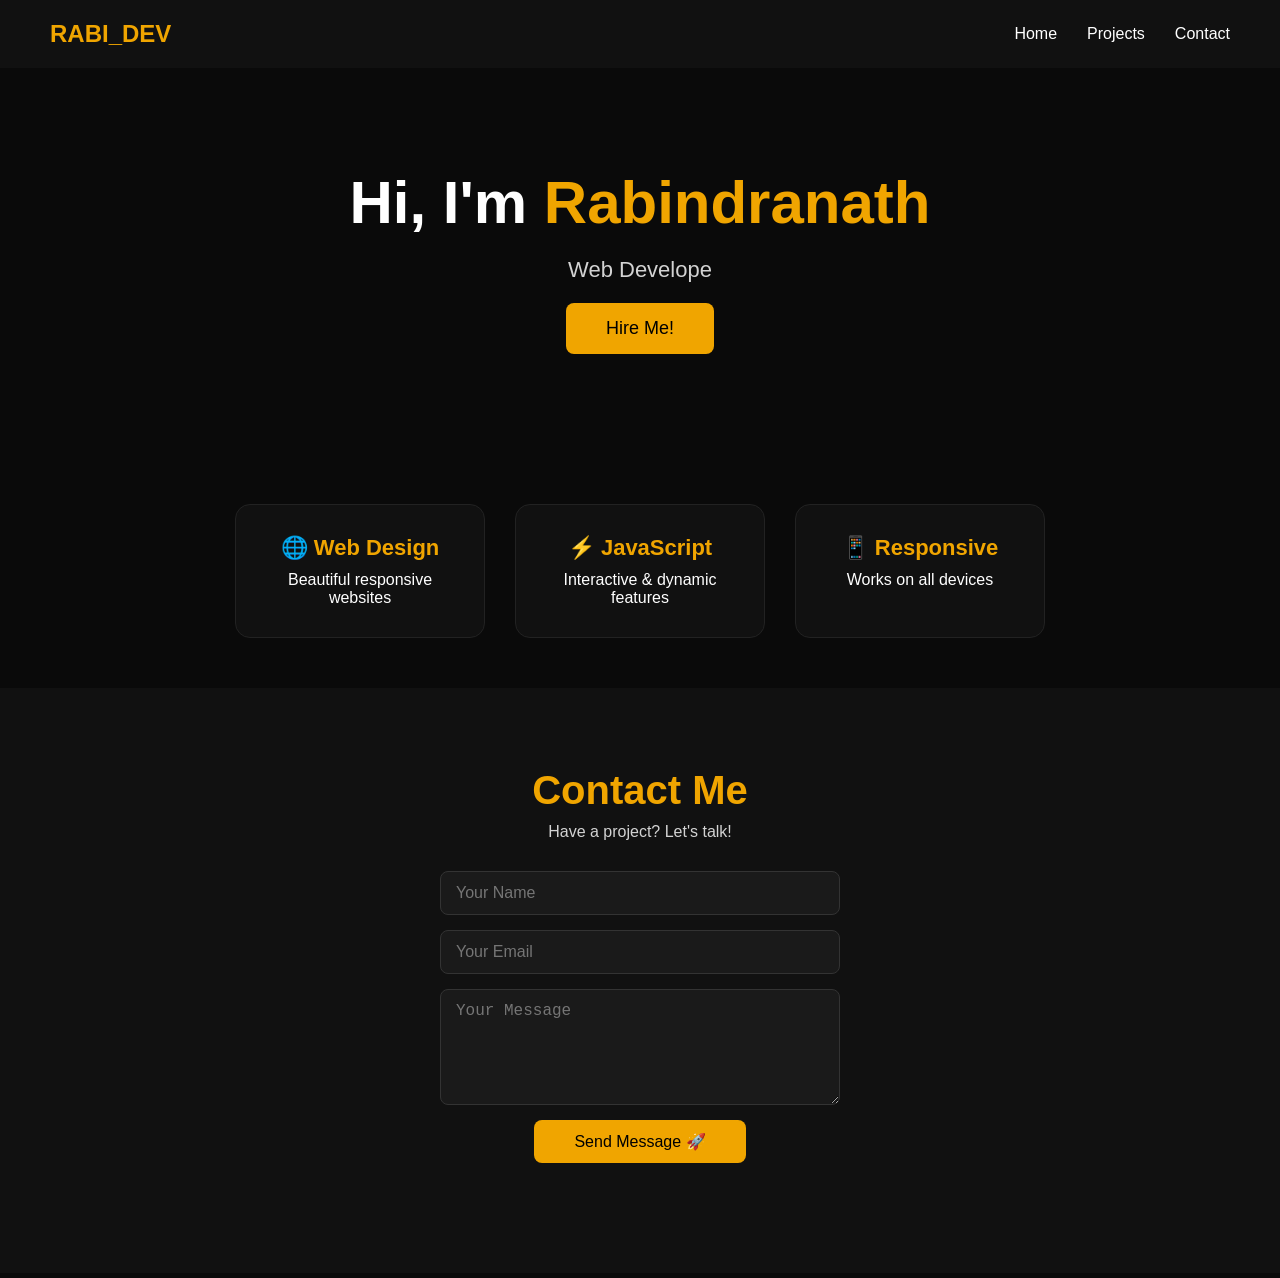
<file: indexnew.html>
<!DOCTYPE html>
<html>
  <head>
    <title>My Portfolio</title>
    <link rel="stylesheet" href="style.css">
  </head>
  <body>

    <nav>
      <h2 class="logo">RABI_DEV</h2>
      <ul>
        <li><a href="#">Home</a></li>
        <li><a href="#">Projects</a></li>
        <li><a href="#">Contact</a></li>
      </ul>
    </nav>

    <section class="hero">
      <h1>Hi, I'm <span>Rabindranath</span></h1>
      <p>Web Developer & Freelancer 🚀</p>
      <button>Hire Me!</button>
    </section>

    <section class="cards">
      <div class="card">
        <h3>🌐 Web Design</h3>
        <p>Beautiful responsive websites</p>
      </div>
      <div class="card">
        <h3>⚡ JavaScript</h3>
        <p>Interactive & dynamic features</p>
      </div>
      <div class="card">
        <h3>📱 Responsive</h3>
        <p>Works on all devices</p>
      </div>
    </section>

    <script src="script.js"></script>
    <section class="contact">
      <h2>Contact Me</h2>
      <p>Have a project? Let's talk!</p>

      <div class="form">
        <input type="text" id="name" placeholder="Your Name">
        <input type="email" id="email" placeholder="Your Email">
        <textarea id="message" placeholder="Your Message" rows="5"></textarea>
        <button onclick="sendMessage()">Send Message 🚀</button>
      </div>

      <p id="successMsg"></p>
    </section>

    <script src="script.js"></script>
  </body>
</html>
  </body>
</html>
</file>
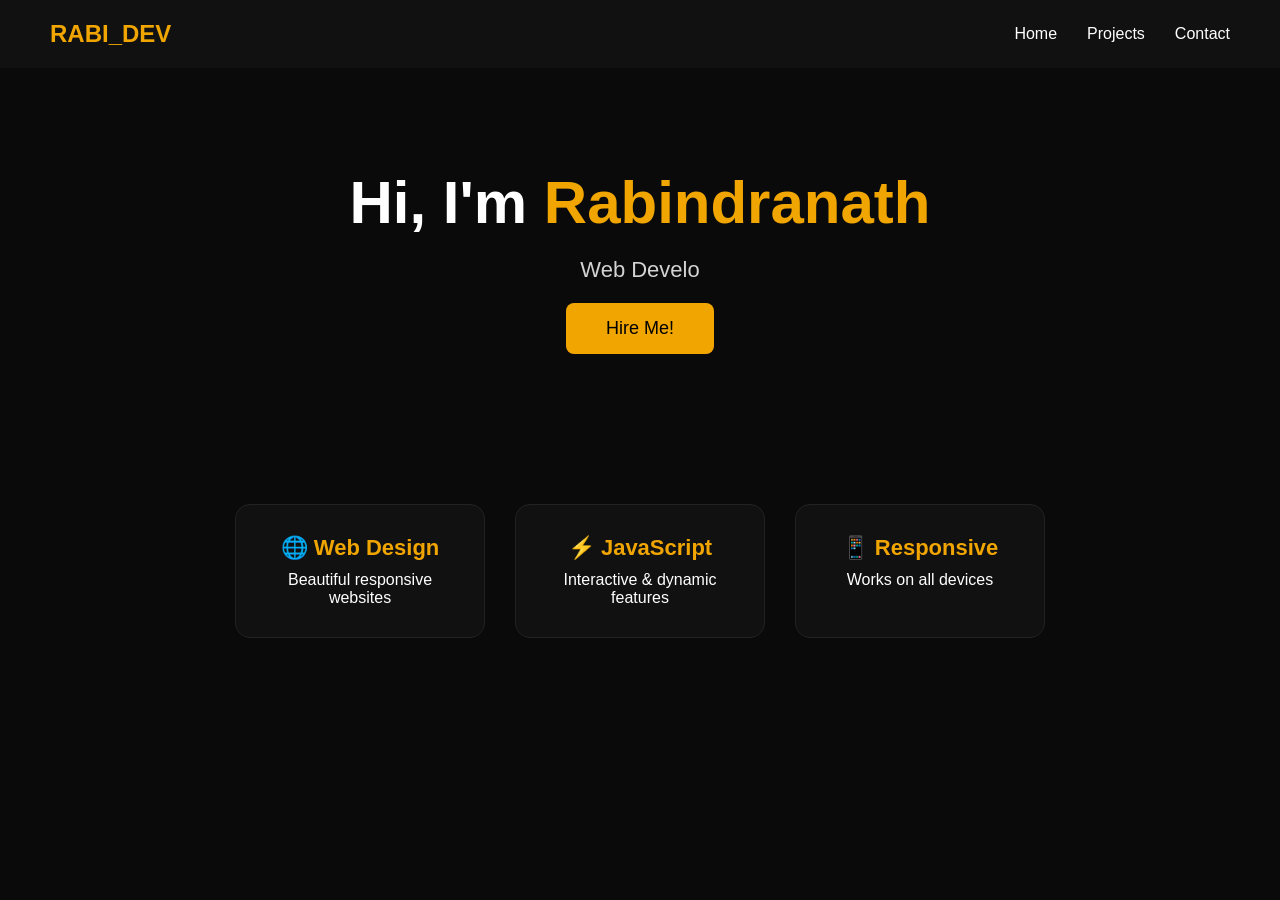
<file: new for fiverr.html>
<!DOCTYPE html>
<html>
  <head>
    <title>My Portfolio</title>
    <link rel="stylesheet" href="style.css">
  </head>
  <body>

    <nav>
      <h2 class="logo">RABI_DEV</h2>
      <ul>
        <li><a href="#">Home</a></li>
        <li><a href="#">Projects</a></li>
        <li><a href="#">Contact</a></li>
      </ul>
    </nav>

    <section class="hero">
      <h1>Hi, I'm <span>Rabindranath</span></h1>
      <p>Web Developer & Freelancer 🚀</p>
      <button>Hire Me!</button>
    </section>

    <section class="cards">
      <div class="card">
        <h3>🌐 Web Design</h3>
        <p>Beautiful responsive websites</p>
      </div>
      <div class="card">
        <h3>⚡ JavaScript</h3>
        <p>Interactive & dynamic features</p>
      </div>
      <div class="card">
        <h3>📱 Responsive</h3>
        <p>Works on all devices</p>
      </div>
    </section>

    <script src="script.js"></script>
  </body>
</html>
</file>
<file: style.css>
* {
  margin: 0;
  padding: 0;
  box-sizing: border-box;
}

body {
  background-color: #0a0a0a;
  color: white;
  font-family: Arial, sans-serif;
}

/* NAV */
nav {
  display: flex;
  justify-content: space-between;
  align-items: center;
  padding: 20px 50px;
  background-color: #111;
}

.logo {
  color: #f0a500;
  font-size: 24px;
}

nav ul {
  list-style: none;
  display: flex;
  gap: 30px;
}

nav ul a {
  color: white;
  text-decoration: none;
  font-size: 16px;
}

nav ul a:hover {
  color: #f0a500;
}

/* HERO */
.hero {
  text-align: center;
  padding: 100px 20px;
}

.hero h1 {
  font-size: 60px;
  animation: fadeDown 1s ease;
}

.hero h1 span {
  color: #f0a500;
}

.hero p {
  font-size: 22px;
  color: lightgray;
  margin: 20px 0;
}

.hero button {
  padding: 15px 40px;
  font-size: 18px;
  background-color: #f0a500;
  color: black;
  border: none;
  border-radius: 8px;
  cursor: pointer;
  animation: fadeUp 1.5s ease;
}

.hero button:hover {
  background-color: white;
}

/* CARDS */
.cards {
  display: flex;
  justify-content: center;
  gap: 30px;
  padding: 50px;
  flex-wrap: wrap;
}

.card {
  background-color: #111;
  padding: 30px;
  border-radius: 15px;
  width: 250px;
  text-align: center;
  border: 1px solid #222;
  transition: border-color 0.3s, transform 0.3s;
}

.card:hover {
  border-color: #f0a500;
  transform: translateY(-10px);
}

.card h3 {
  font-size: 22px;
  margin-bottom: 10px;
  color: #f0a500;
}

/* CONTACT */
.contact {
  text-align: center;
  padding: 80px 20px;
  background-color: #111;
}

.contact h2 {
  font-size: 40px;
  color: #f0a500;
  margin-bottom: 10px;
}

.contact p {
  color: lightgray;
  margin-bottom: 30px;
}

.form {
  display: flex;
  flex-direction: column;
  align-items: center;
  gap: 15px;
}

.form input, .form textarea {
  width: 400px;
  padding: 12px 15px;
  border-radius: 8px;
  border: 1px solid #333;
  background-color: #1a1a1a;
  color: white;
  font-size: 16px;
}

.form button {
  padding: 12px 40px;
  background-color: #f0a500;
  color: black;
  border: none;
  border-radius: 8px;
  font-size: 16px;
  cursor: pointer;
}

.form button:hover {
  background-color: white;
}

#successMsg {
  color: lightgreen;
  font-size: 18px;
  margin-top: 20px;
}

/* ANIMATIONS */
@keyframes fadeDown {
  from { opacity: 0; transform: translateY(-50px); }
  to { opacity: 1; transform: translateY(0); }
}

@keyframes fadeUp {
  from { opacity: 0; transform: translateY(50px); }
  to { opacity: 1; transform: translateY(0); }
}

/* RESPONSIVE */
@media (max-width: 600px) {
  nav { padding: 15px 20px; }
  nav ul { gap: 15px; }
  .hero h1 { font-size: 35px; }
  .hero p { font-size: 16px; }
  .cards { flex-direction: column; align-items: center; padding: 20px; }
  .card { width: 90%; }
}
/* GALLERY */
.gallery {
  text-align: center;
  padding: 80px 20px;
}

.gallery h2 {
  font-size: 40px;
  color: #f0a500;
  margin-bottom: 10px;
}

.gallery p {
  color: lightgray;
  margin-bottom: 30px;
}

.gallery-grid {
  display: grid;
  grid-template-columns: repeat(3, 1fr);
  gap: 20px;
  max-width: 900px;
  margin: 0 auto;
}

.gallery-item {
  position: relative;
  border-radius: 10px;
  overflow: hidden;
  cursor: pointer;
}

.gallery-item img {
  width: 100%;
  height: 200px;
  object-fit: cover;
  display: block;
  transition: transform 0.3s;
}

.gallery-item:hover img {
  transform: scale(1.1);
}

.overlay {
  position: absolute;
  bottom: 0;
  left: 0;
  right: 0;
  background: rgba(0,0,0,0.7);
  color: white;
  padding: 15px;
  transform: translateY(100%);
  transition: transform 0.3s;
}

.gallery-item:hover .overlay {
  transform: translateY(0);
}

.overlay h3 {
  color: #f0a500;
  margin-bottom: 5px;
}

/* LIGHTBOX */
#lightbox {
  display: none;
  position: fixed;
  top: 0;
  left: 0;
  width: 100%;
  height: 100%;
  background: rgba(0,0,0,0.9);
  justify-content: center;
  align-items: center;
  z-index: 1000;
  cursor:pointer;
}
/* SKILLS */
.skills-section {
  text-align: center;
  padding: 80px 20px;
  background-color: #111;
}
.skills-section h2 {
  font-size: 40px;
  color: #f0a500;
  margin-bottom: 10px;
}

.skills-section p {
  color: lightgray;
  margin-bottom: 40px;
}

.skill {
  max-width: 600px;
  margin: 0 auto 25px;
}

.skill-name {
  display: flex;
  justify-content: space-between;
  margin-bottom: 8px;
  font-size: 16px;
  color: white;
}

.skill-bar {
  background-color: #222;
  border-radius: 10px;
  height: 12px;
  overflow: hidden;
}

.skill-fill {
  height: 100%;
  width: 0%;
  background-color: #f0a500;
  border-radius: 10px;
  transition: width 1.5s ease;
}
/* LIGHT MODE */
body.light-mode {
  background-color: #ffffff;
  color: black;
}

body.light-mode nav {
  background-color: #f0f0f0;
}

body.light-mode .card {
  background-color: #f5f5f5;
  border-color: #ddd;
}

body.light-mode .contact {
  background-color: #f5f5f5;
}

body.light-mode .skills-section {
  background-color: #f5f5f5;
}

body.light-mode .form input,
body.light-mode .form textarea {
  background-color: #fff;
  color: black;
  border-color: #ccc;
}

body.light-mode .skill-bar {
  background-color: #ddd;
}

#themeBtn {
  padding: 8px 15px;
  border-radius: 8px;
  border: none;
  background-color: #f0a500;
  color: black;
  cursor: pointer;
  font-size: 14px;
}
</file>
